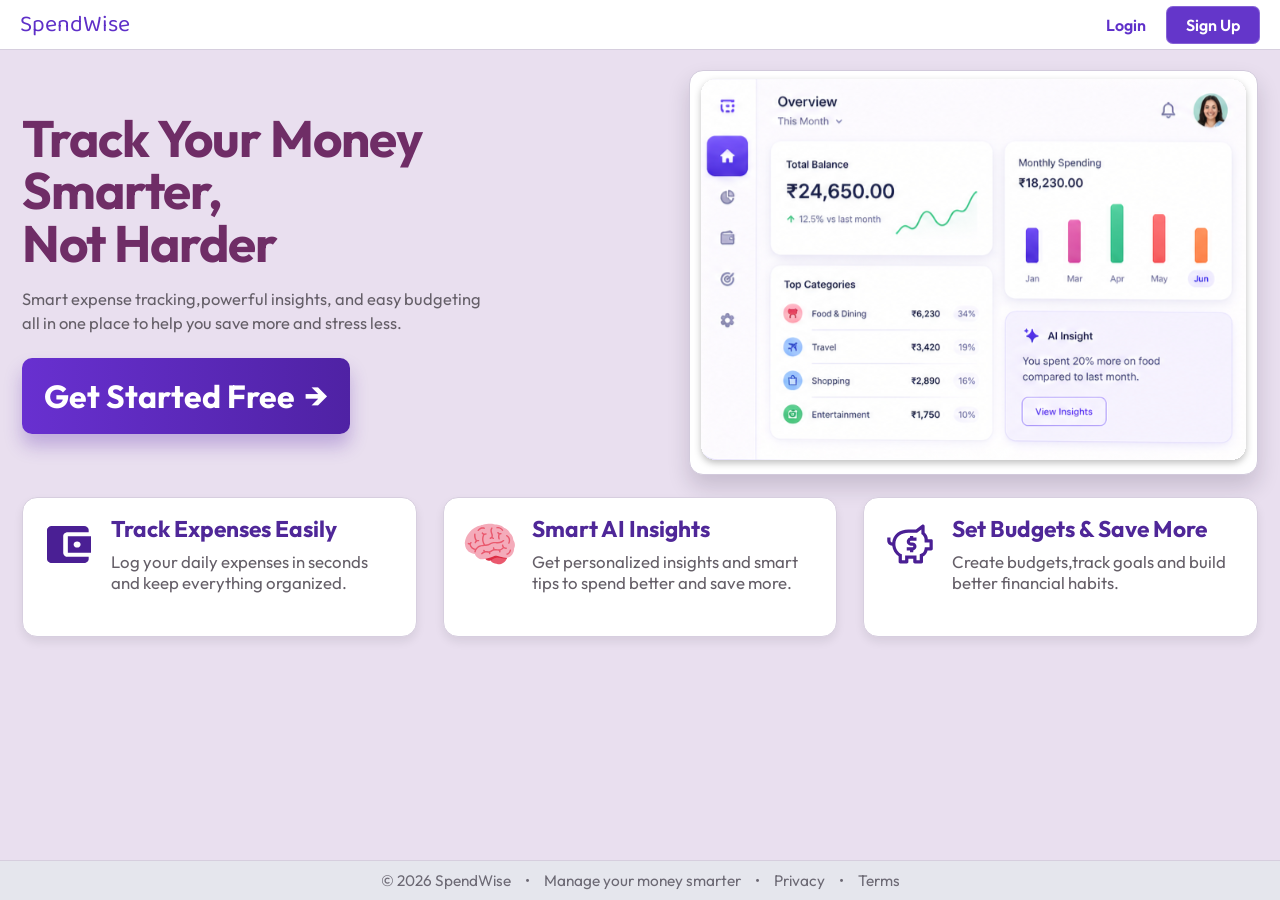
<file: index.html>
<!DOCTYPE html>
<html lang="en">
<head>
  <meta charset="UTF-8" />
  <meta name="viewport" content="width=device-width, initial-scale=1.0" />
  <title>SpendWise Landing</title>
  <link rel="preconnect" href="https://fonts.googleapis.com" />
  <link rel="preconnect" href="https://fonts.gstatic.com" crossorigin />
  <link href="https://fonts.googleapis.com/css2?family=Outfit:wght@400;500;600;700;800&family=Baloo+2:wght@700;800&display=swap" rel="stylesheet" />
  <link rel="stylesheet" href="styles.css" />
</head>
<body>
  <div class="page-shell">
    <header class="topbar">
      <div class="brand">SpendWise</div>
      <nav class="auth-links" aria-label="Authentication">
        <a href="login.html" class="login js-open-login">Login</a>
        <a href="signup.html" class="signup">Sign Up</a>
      </nav>
    </header>

    <main>
      <section class="hero" aria-label="Hero section">
        <div class="hero-copy">
          <h1>Track Your Money Smarter,<br />Not Harder</h1>
          <p>
            Smart expense tracking,powerful insights, and easy
            budgeting all in one place to help you save more and stress less.
          </p>
          <a href="login.html" class="cta js-open-login">Get Started Free <span aria-hidden="true">→</span></a>
        </div>

        <div class="hero-visual" aria-label="Dashboard preview card">
          <img
            src="assets/ChatGPT%20Image%20Apr%2026,%202026,%2012_38_25%20AM%202.svg"
            alt="Expense dashboard preview"
          />
        </div>
      </section>

      <section class="feature-row" aria-label="Core features">
        <article class="feature-card">
          <div class="icon-wrap icon-wallet">
            <img src="assets/Vector%20(2).svg" alt="Wallet icon" />
          </div>
          <div>
            <h3>Track Expenses Easily</h3>
            <p>Log your daily expenses in seconds and keep everything organized.</p>
          </div>
        </article>

        <article class="feature-card">
          <div class="icon-wrap icon-brain">
            <img src="assets/twemoji_brain.svg" alt="Brain icon" />
          </div>
          <div>
            <h3>Smart AI Insights</h3>
            <p>Get personalized insights and smart tips to spend better and save more.</p>
          </div>
        </article>

        <article class="feature-card">
          <div class="icon-wrap icon-piggy">
            <img src="assets/carbon_piggy-bank.svg" alt="Piggy bank icon" />
          </div>
          <div>
            <h3>Set Budgets &amp; Save More</h3>
            <p>Create budgets,track goals and build better financial habits.</p>
          </div>
        </article>
      </section>
    </main>

    <footer class="footer">
      <p>© 2026 SpendWise</p>
      <span>•</span>
      <p>Manage your money smarter</p>
      <span>•</span>
      <a href="#">Privacy</a>
      <span>•</span>
      <a href="#">Terms</a>
    </footer>
  </div>

  <div class="login-popup" id="loginPopup" aria-hidden="true">
    <div class="login-popup-backdrop" data-close-popup></div>

    <section class="login-popup-modal" role="dialog" aria-modal="true" aria-labelledby="loginPopupTitle">
      <button type="button" class="close-btn" aria-label="Close" data-close-popup>x</button>

      <article class="intro-panel">
        <div class="intro-shape" aria-hidden="true"></div>
        <p class="mini-brand"><span class="brand-dot"></span>SpendWise</p>

        <h1>Welcome to<br /><span>SpendWise</span>.</h1>

        <p class="intro-text">
          Track your expenses, manage your budget,
          and achieve your financial goals with ease.
        </p>

        <ul class="benefit-list">
          <li>
            <strong>Track Expenses</strong>
            <small>Monitor every spending in real time.</small>
          </li>
          <li>
            <strong>Smart Insights</strong>
            <small>Get AI powered tips to spend better.</small>
          </li>
          <li>
            <strong>Save More</strong>
            <small>Set budgets and improve your saving goals.</small>
          </li>
        </ul>

        <div class="preview-card" aria-hidden="true">
          <img src="assets/ChatGPT%20Image%20Apr%2026,%202026,%2012_38_25%20AM%202.svg" alt="Dashboard preview" />
        </div>
      </article>

      <article class="form-panel">
        <h2 id="loginPopupTitle">LOGIN</h2>

        <form class="login-form" action="#" method="post">
          <label for="popup-email">Email</label>
          <input id="popup-email" name="email" type="email" placeholder="abc@gmail.com" required />

          <label for="popup-password">Password</label>
          <div class="password-wrap">
            <input id="popup-password" name="password" type="password" placeholder="********" required />
            <button type="button" class="password-toggle" aria-label="Toggle password">o</button>
          </div>

          <a href="#" class="forgot-link">Forgot Password?</a>

          <button type="submit" class="login-btn">LOGIN</button>
        </form>

        <p class="signup-text">
          Not a user? <a href="signup.html">Sign Up Now</a>
        </p>
      </article>
    </section>
  </div>

  <script>
    (function () {
      var popup = document.getElementById("loginPopup");
      var openButtons = document.querySelectorAll(".js-open-login");
      var closeButtons = document.querySelectorAll("[data-close-popup]");
      var passwordToggle = popup ? popup.querySelector(".password-toggle") : null;
      var passwordInput = popup ? popup.querySelector("#popup-password") : null;

      if (!popup) {
        return;
      }

      function openPopup() {
        popup.classList.add("is-open");
        popup.setAttribute("aria-hidden", "false");
        document.body.classList.add("modal-open");
      }

      function closePopup() {
        popup.classList.remove("is-open");
        popup.setAttribute("aria-hidden", "true");
        document.body.classList.remove("modal-open");
      }

      openButtons.forEach(function (btn) {
        btn.addEventListener("click", function (event) {
          event.preventDefault();
          openPopup();
        });
      });

      closeButtons.forEach(function (btn) {
        btn.addEventListener("click", closePopup);
      });

      document.addEventListener("keydown", function (event) {
        if (event.key === "Escape" && popup.classList.contains("is-open")) {
          closePopup();
        }
      });

      if (passwordToggle && passwordInput) {
        passwordToggle.addEventListener("click", function () {
          var isPassword = passwordInput.type === "password";
          passwordInput.type = isPassword ? "text" : "password";
          passwordToggle.textContent = isPassword ? "-" : "o";
        });
      }
    })();
  </script>
</body>
</html>
</file>
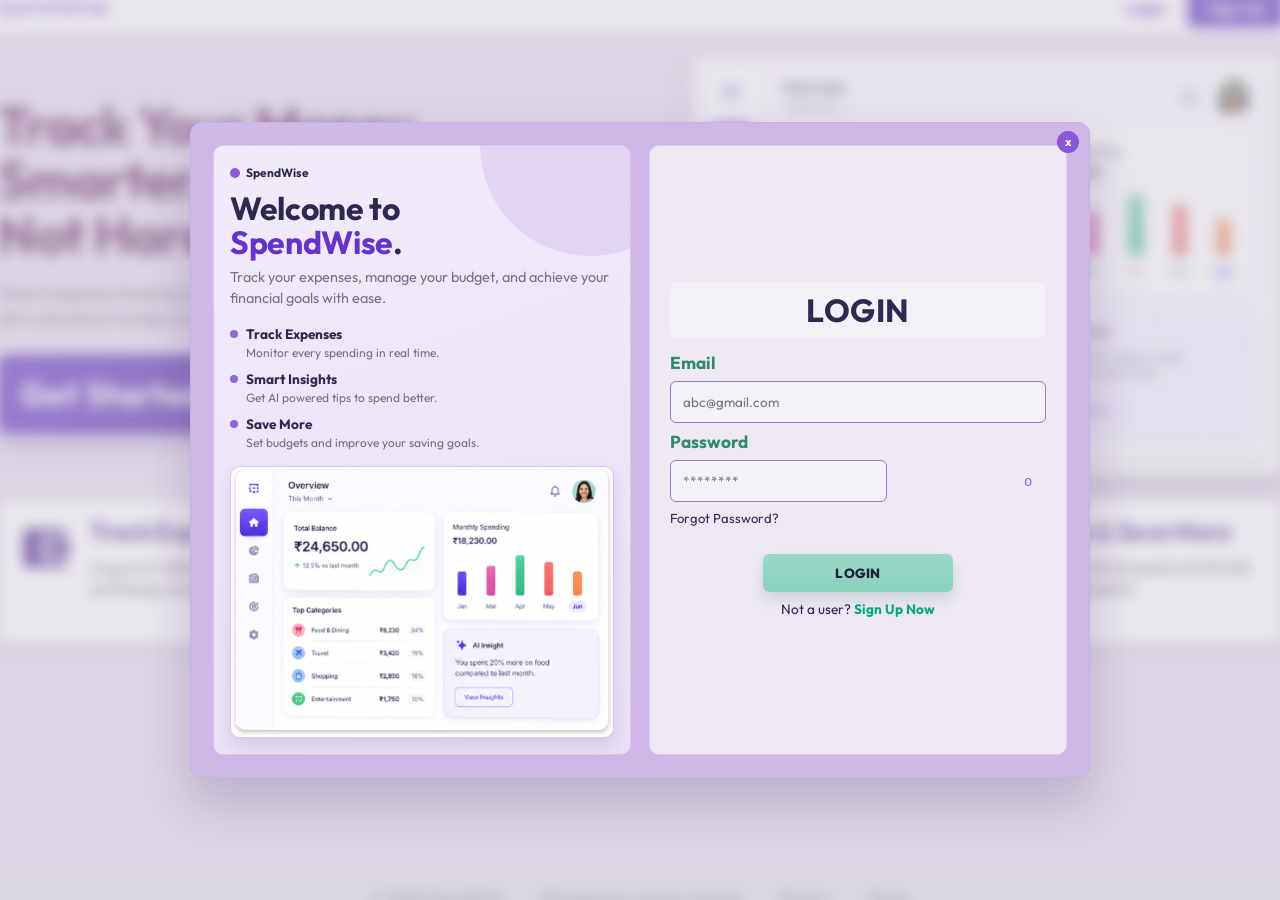
<file: login.html>
<!DOCTYPE html>
<html lang="en">
<head>
  <meta charset="UTF-8" />
  <meta name="viewport" content="width=device-width, initial-scale=1.0" />
  <title>SpendWise | Login</title>
  <link rel="preconnect" href="https://fonts.googleapis.com" />
  <link rel="preconnect" href="https://fonts.gstatic.com" crossorigin />
  <link href="https://fonts.googleapis.com/css2?family=Outfit:wght@400;500;600;700;800&display=swap" rel="stylesheet" />
  <link rel="stylesheet" href="login.css" />
</head>
<body>
  <main class="login-page">
    <div class="blurred-home" aria-hidden="true">
      <iframe src="index.html" title="Blurred background" tabindex="-1"></iframe>
    </div>
    <div class="bg-overlay" aria-hidden="true"></div>

    <section class="login-modal" aria-label="Login panel">
      <a href="index.html" class="close-btn" aria-label="Close">x</a>

      <article class="intro-panel">
        <div class="intro-shape" aria-hidden="true"></div>
        <p class="mini-brand"><span class="brand-dot"></span>SpendWise</p>

        <h1>Welcome to<br /><span>SpendWise</span>.</h1>

        <p class="intro-text">
          Track your expenses, manage your budget,
          and achieve your financial goals with ease.
        </p>

        <ul class="benefit-list">
          <li>
            <strong>Track Expenses</strong>
            <small>Monitor every spending in real time.</small>
          </li>
          <li>
            <strong>Smart Insights</strong>
            <small>Get AI powered tips to spend better.</small>
          </li>
          <li>
            <strong>Save More</strong>
            <small>Set budgets and improve your saving goals.</small>
          </li>
        </ul>

        <div class="preview-card" aria-hidden="true">
          <img src="assets/ChatGPT%20Image%20Apr%2026,%202026,%2012_38_25%20AM%202.svg" alt="Dashboard preview" />
        </div>
      </article>

      <article class="form-panel">
        <h2>LOGIN</h2>

        <form class="login-form" action="#" method="post">
          <label for="email">Email</label>
          <input id="email" name="email" type="email" placeholder="abc@gmail.com" required />

          <label for="password">Password</label>
          <div class="password-wrap">
            <input id="password" name="password" type="password" placeholder="********" required />
            <button type="button" class="password-toggle" aria-label="Toggle password">o</button>
          </div>

          <a href="#" class="forgot-link">Forgot Password?</a>

          <button type="submit" class="login-btn">LOGIN</button>
        </form>

        <p class="signup-text">
          Not a user? <a href="signup.html">Sign Up Now</a>
        </p>
      </article>
    </section>
  </main>
</body>
</html>
</file>
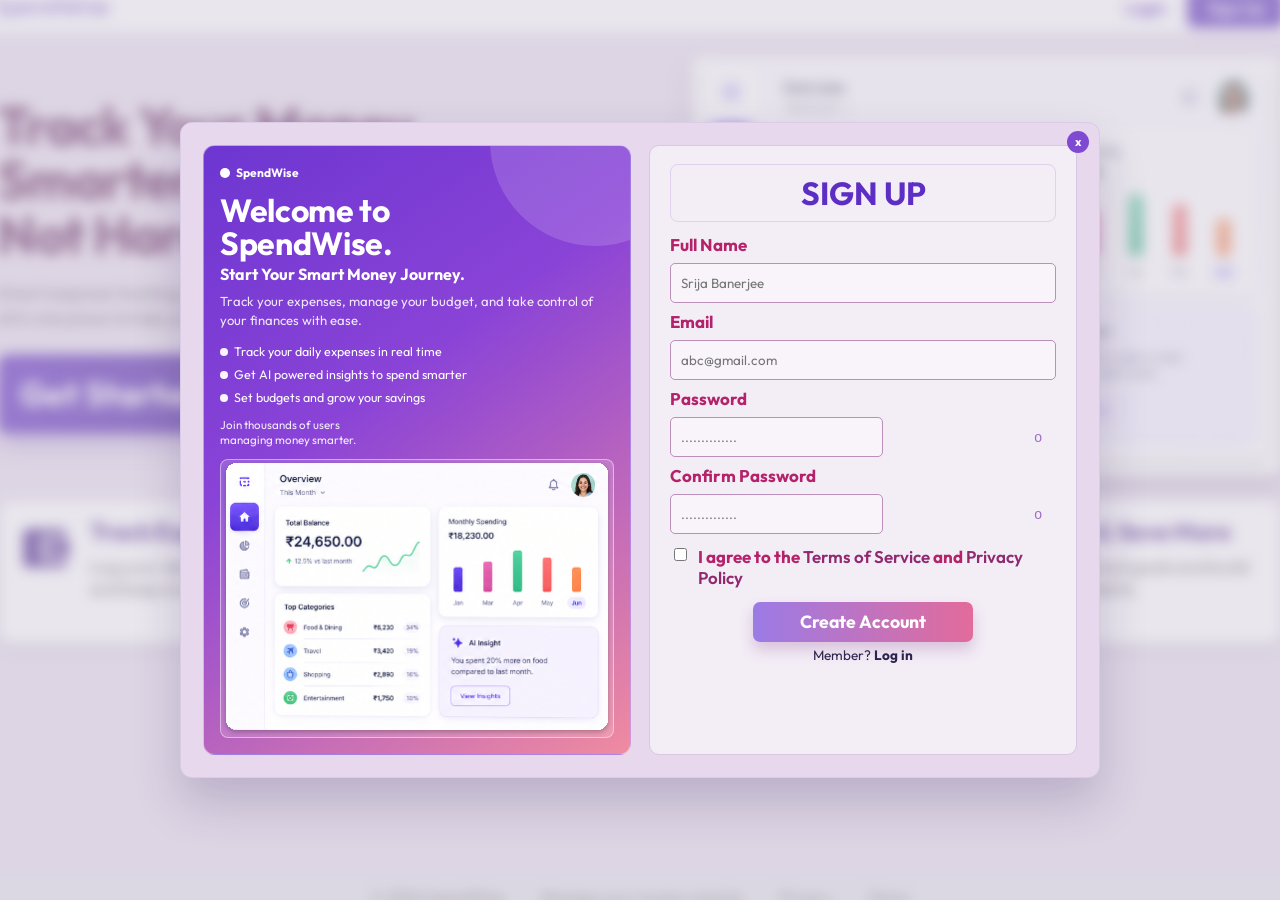
<file: signup.html>
<!DOCTYPE html>
<html lang="en">
<head>
  <meta charset="UTF-8" />
  <meta name="viewport" content="width=device-width, initial-scale=1.0" />
  <title>SpendWise | Sign Up</title>
  <link rel="preconnect" href="https://fonts.googleapis.com" />
  <link rel="preconnect" href="https://fonts.gstatic.com" crossorigin />
  <link href="https://fonts.googleapis.com/css2?family=Outfit:wght@400;500;600;700;800&display=swap" rel="stylesheet" />
  <link rel="stylesheet" href="signup.css" />
</head>
<body>
  <main class="signup-page">
    <div class="blurred-home" aria-hidden="true">
      <iframe src="index.html" title="Blurred background" tabindex="-1"></iframe>
    </div>
    <div class="bg-overlay" aria-hidden="true"></div>

    <section class="signup-modal" aria-label="Sign up panel">
      <a href="index.html" class="close-btn" aria-label="Close">x</a>

      <article class="intro-panel">
        <div class="intro-shape" aria-hidden="true"></div>
        <p class="mini-brand"><span class="brand-dot"></span>SpendWise</p>

        <h1>Welcome to<br /><span>SpendWise.</span></h1>
        <p class="intro-sub">Start Your Smart Money Journey.</p>
        <p class="intro-text">
          Track your expenses, manage your budget,
          and take control of your finances with ease.
        </p>

        <ul class="benefit-list">
          <li>Track your daily expenses in real time</li>
          <li>Get AI powered insights to spend smarter</li>
          <li>Set budgets and grow your savings</li>
        </ul>

        <p class="join-line">
          Join thousands of users<br />managing money smarter.
        </p>

        <div class="preview-card" aria-hidden="true">
          <img src="assets/ChatGPT%20Image%20Apr%2026,%202026,%2012_38_25%20AM%202.svg" alt="Dashboard preview" />
        </div>
      </article>

      <article class="form-panel">
        <h2>SIGN UP</h2>

        <form class="signup-form" action="#" method="post">
          <label for="fullName">Full Name</label>
          <input id="fullName" name="fullName" type="text" placeholder="Srija Banerjee" required />

          <label for="email">Email</label>
          <input id="email" name="email" type="email" placeholder="abc@gmail.com" required />

          <label for="password">Password</label>
          <div class="password-wrap">
            <input id="password" name="password" type="password" placeholder=".............." required />
            <button type="button" class="password-toggle" aria-label="Toggle password">o</button>
          </div>

          <label for="confirmPassword">Confirm Password</label>
          <div class="password-wrap">
            <input id="confirmPassword" name="confirmPassword" type="password" placeholder=".............." required />
            <button type="button" class="password-toggle" aria-label="Toggle confirm password">o</button>
          </div>

          <label class="terms-row">
            <input type="checkbox" required />
            <span>I agree to the <a href="#">Terms of Service</a> and <a href="#">Privacy Policy</a></span>
          </label>

          <button type="submit" class="create-btn">Create Account</button>
        </form>

        <p class="login-link">Member? <a href="login.html">Log in</a></p>
      </article>
    </section>
  </main>
</body>
</html>
</file>
<file: styles.css>
:root {
  --bg-dark: #1c1b1e;
  --shell-bg: #e9dfef;
  --card-bg: #ffffff;
  --ink-strong: #6f2d66;
  --ink-body: #655f68;
  --primary: #5520b1;
  --primary-deep: #47208f;
  --border-soft: #d6cede;
}

* {
  box-sizing: border-box;
}

html,
body {
  width: 100%;
  height: 100%;
}

body {
  margin: 0;
  height: 100vh;
  background:
    radial-gradient(circle at 20% 10%, #2a292d 0%, #1d1b1f 55%),
    linear-gradient(130deg, #2b2a2f 0%, #19181c 100%);
  font-family: "Outfit", sans-serif;
  color: var(--ink-body);
  padding: 0;
  overflow: hidden;
}

.page-shell {
  width: 100%;
  height: 100dvh;
  background: var(--shell-bg);
  border: 0;
  border-radius: 0;
  box-shadow: none;
  overflow: hidden;
  animation: fade-in 560ms ease-out;
  display: flex;
  flex-direction: column;
}

.topbar {
  height: 50px;
  background: #fff;
  padding: 0 20px;
  border-bottom: 1px solid var(--border-soft);
  display: flex;
  align-items: center;
  justify-content: space-between;
}

.brand {
  font-family: "Baloo 2", system-ui;
  font-size: 1.45rem;
  color: #5e2fc8;
  line-height: 1;
}

.auth-links {
  display: flex;
  align-items: center;
  gap: 20px;
  font-weight: 600;
}

.auth-links .login {
  color: #5f30ca;
  text-decoration: none;
}

.auth-links .signup {
  color: #fff;
  background: #6436ca;
  border-radius: 7px;
  padding: 9px 20px;
  text-decoration: none;
  box-shadow: inset 0 0 0 1px rgba(255, 255, 255, 0.22);
}

main {
  padding: 20px 22px 8px;
  flex: 1;
  min-height: 0;
  overflow: auto;
}

.hero {
  display: grid;
  grid-template-columns: 1fr minmax(400px, 1.35fr);
  gap: 28px;
  align-items: center;
}

.hero-copy h1 {
  font-size: clamp(2rem, 4vw, 3.4rem);
  color: var(--ink-strong);
  line-height: 1.03;
  letter-spacing: -0.02em;
  margin: 0;
}

.hero-copy p {
  max-width: 460px;
  margin: 18px 0 22px;
  font-size: 1.03rem;
  line-height: 1.45;
}

.cta {
  display: inline-flex;
  align-items: center;
  gap: 10px;
  min-width: 220px;
  justify-content: center;
  padding: 18px 22px;
  border-radius: 10px;
  background: linear-gradient(90deg, #6830d0, #4f22a4);
  color: #fff;
  text-decoration: none;
  font-weight: 700;
  font-size: 2rem;
  box-shadow: 0 12px 18px rgba(82, 33, 169, 0.28);
  transition: transform 180ms ease, box-shadow 180ms ease;
}

.cta:hover {
  transform: translateY(-2px);
  box-shadow: 0 16px 24px rgba(74, 30, 152, 0.3);
}

.cta span {
  font-size: 2.15rem;
  line-height: 1;
}

.hero-visual {
  max-width: 82%;
  justify-self: end;
  background: #fff;
  border: 1px solid #d2cadc;
  border-radius: 14px;
  padding: 4px;
  box-shadow: 0 12px 22px rgba(24, 10, 41, 0.16);
}

.hero-visual img {
  display: block;
  width: 100%;
  height: auto;
  border-radius: 10px;
}

.feature-row {
  display: grid;
  grid-template-columns: repeat(3, minmax(0, 1fr));
  gap: 26px;
  margin: 22px 0 20px;
}

.feature-card {
  background: var(--card-bg);
  border: 1px solid #d7cedf;
  border-radius: 15px;
  padding: 18px;
  box-shadow: 0 5px 10px rgba(14, 6, 25, 0.08);
  display: grid;
  grid-template-columns: auto 1fr;
  gap: 14px;
  align-items: stretch;
  min-height: 140px;
}

.icon-wrap {
  width: 56px;
  height: 56px;
  display: grid;
  place-items: center;
}

.icon-wallet img {
  width: 44px;
}

.icon-brain img {
  width: 52px;
}

.icon-piggy img {
  width: 52px;
}

.feature-card h3 {
  margin: 0 0 8px;
  color: #4f2798;
  font-size: 1.42rem;
  line-height: 1.15;
}

.feature-card p {
  margin: 0;
  font-size: 1.05rem;
  line-height: 1.3;
}

.footer {
  border-top: 1px solid var(--border-soft);
  background: #e5e6ed;
  color: #6c6974;
  display: flex;
  justify-content: center;
  align-items: center;
  gap: 14px;
  flex-wrap: wrap;
  padding: 10px 16px;
  font-size: 0.96rem;
}

.footer p {
  margin: 0;
}

.footer a {
  color: inherit;
  text-decoration: none;
}

@keyframes fade-in {
  from {
    transform: translateY(8px);
    opacity: 0;
  }

  to {
    transform: translateY(0);
    opacity: 1;
  }
}

@media (max-width: 1120px) {
  .hero {
    grid-template-columns: 1fr;
    gap: 20px;
  }

  .hero-copy p {
    max-width: none;
  }

  .hero-visual {
    max-width: 820px;
  }

  .feature-row {
    grid-template-columns: 1fr;
  }
}

@media (max-width: 620px) {
  .topbar {
    padding: 0 12px;
  }

  .auth-links {
    gap: 10px;
  }

  .auth-links .signup {
    padding: 8px 14px;
  }

  main {
    padding: 16px 14px 6px;
  }

  .cta {
    width: 100%;
    font-size: 1.65rem;
    padding: 16px;
  }

  .feature-card {
    padding: 14px;
  }

  .feature-card h3 {
    font-size: 1.25rem;
  }

  .feature-card p {
    font-size: 0.98rem;
  }

  .footer {
    gap: 8px;
    font-size: 0.85rem;
    padding: 8px 10px;
  }
}

body.modal-open .page-shell {
  filter: blur(6px) saturate(0.95) brightness(0.9);
  transform: scale(1.01);
  transform-origin: center;
  pointer-events: none;
  user-select: none;
}

.login-popup {
  position: fixed;
  inset: 0;
  display: none;
  align-items: center;
  justify-content: center;
  padding: 24px;
  z-index: 1000;
}

.login-popup.is-open {
  display: flex;
}

.login-popup-backdrop {
  position: absolute;
  inset: 0;
  background: rgba(236, 229, 245, 0.42);
}

.login-popup-modal {
  width: min(900px, 100%);
  position: relative;
  z-index: 2;
  display: grid;
  grid-template-columns: 1fr 1fr;
  gap: 18px;
  padding: 22px;
  border-radius: 12px;
  border: 1px solid #c8b1e1;
  background: #cfb7e8;
  box-shadow: 0 24px 48px rgba(49, 25, 95, 0.2);
}

.close-btn {
  position: absolute;
  top: 8px;
  right: 10px;
  width: 22px;
  height: 22px;
  border-radius: 50%;
  display: grid;
  place-items: center;
  text-decoration: none;
  border: 0;
  background: #8b57d7;
  color: #ffffff;
  font-weight: 700;
  font-size: 12px;
  line-height: 1;
  cursor: pointer;
}

.intro-panel {
  border-radius: 10px;
  border: 1px solid #d8c8e9;
  background: linear-gradient(160deg, #f2ebfb 0%, #e8dff4 100%);
  padding: 16px;
  overflow: hidden;
  position: relative;
}

.intro-shape {
  position: absolute;
  width: 220px;
  height: 220px;
  top: -110px;
  right: -70px;
  border-radius: 50%;
  background: rgba(195, 171, 229, 0.32);
}

.mini-brand {
  margin: 0;
  display: inline-flex;
  align-items: center;
  gap: 6px;
  font-size: 12px;
  font-weight: 700;
  color: #2f2850;
}

.brand-dot {
  width: 10px;
  height: 10px;
  border-radius: 50%;
  background: #8a5cd6;
}

.intro-panel h1 {
  margin: 10px 0 8px;
  font-size: 2rem;
  line-height: 1.06;
  letter-spacing: -0.01em;
  color: #2f2850;
}

.intro-panel h1 span {
  color: #6632cc;
}

.intro-text {
  margin: 0;
  color: #7a6f8c;
  font-size: 0.9rem;
  line-height: 1.45;
}

.benefit-list {
  list-style: none;
  padding: 0;
  margin: 16px 0 0;
  display: grid;
  gap: 10px;
}

.benefit-list li {
  position: relative;
  padding-left: 16px;
  display: grid;
  gap: 2px;
}

.benefit-list li::before {
  content: "";
  position: absolute;
  left: 0;
  top: 5px;
  width: 8px;
  height: 8px;
  border-radius: 50%;
  background: #8f69d3;
}

.benefit-list strong {
  font-size: 0.85rem;
  color: #2f2850;
}

.benefit-list small {
  color: #786d89;
  font-size: 0.75rem;
}

.preview-card {
  margin-top: 16px;
  border-radius: 10px;
  overflow: hidden;
  border: 1px solid #d8c9e9;
  background: #ffffff;
  box-shadow: 0 8px 16px rgba(63, 42, 95, 0.12);
}

.preview-card img {
  display: block;
  width: 100%;
  height: auto;
}

.form-panel {
  border-radius: 10px;
  border: 1px solid #ddcfee;
  background: #eee8f4;
  padding: 18px 20px;
  display: flex;
  flex-direction: column;
  justify-content: center;
}

.form-panel h2 {
  margin: 0 0 14px;
  padding: 8px;
  border-radius: 8px;
  background: #f3f0f8;
  text-align: center;
  font-size: 2rem;
  letter-spacing: 0.02em;
  color: #2f2850;
}

.login-form {
  display: grid;
  gap: 8px;
}

.login-form label {
  color: #2d8b6c;
  font-size: 1.08rem;
  font-weight: 700;
}

.login-form input {
  height: 42px;
  border-radius: 6px;
  border: 1px solid #997bc7;
  background: #f4f1f8;
  padding: 0 12px;
  font-family: inherit;
  color: #382f53;
  outline: none;
}

.login-form input:focus {
  border-color: #6e49b3;
  box-shadow: 0 0 0 3px rgba(110, 73, 179, 0.14);
}

.password-wrap {
  position: relative;
}

.password-toggle {
  position: absolute;
  right: 8px;
  top: 50%;
  transform: translateY(-50%);
  border: 0;
  background: transparent;
  color: #8c6bcf;
  cursor: pointer;
  font-size: 14px;
}

.forgot-link {
  margin-bottom: 20px;
  text-decoration: none;
  font-size: 0.82rem;
  color: #342b54;
}

.login-btn {
  width: min(190px, 100%);
  justify-self: center;
  height: 38px;
  border: 0;
  border-radius: 6px;
  background: linear-gradient(180deg, #9ad9c8 0%, #89d1bd 100%);
  color: #241d3d;
  font-family: inherit;
  font-weight: 800;
  letter-spacing: 0.02em;
  cursor: pointer;
  box-shadow: 0 8px 14px rgba(80, 130, 116, 0.2);
}

.signup-text {
  margin: 8px 0 0;
  text-align: center;
  font-size: 0.85rem;
  color: #2f2850;
}

.signup-text a {
  text-decoration: none;
  color: #00a884;
  font-weight: 700;
}

@media (max-width: 900px) {
  .login-popup-modal {
    grid-template-columns: 1fr;
    max-width: 560px;
  }

  .intro-panel h1,
  .form-panel h2 {
    font-size: 1.8rem;
  }
}

@media (max-width: 560px) {
  .login-popup {
    padding: 12px;
  }

  .login-popup-modal {
    padding: 14px;
    gap: 12px;
  }

  .intro-panel,
  .form-panel {
    padding: 14px;
  }

  .intro-panel h1 {
    font-size: 1.5rem;
  }

  .form-panel h2 {
    font-size: 1.55rem;
  }

  .login-form label {
    font-size: 1rem;
  }
}
</file>
<file: login.css>
:root {
  --bg-a: #f3eef9;
  --bg-b: #ece5f5;
  --modal: #cfb7e8;
  --panel-soft: #efe8f7;
  --panel-form: #eee8f4;
  --ink: #2f2850;
  --muted: #7a6f8c;
  --brand: #6632cc;
  --line: #d8c8e9;
  --mint: #89d1bd;
}

* {
  box-sizing: border-box;
}

html,
body {
  width: 100%;
  min-height: 100%;
}

body {
  margin: 0;
  font-family: "Outfit", sans-serif;
  color: var(--ink);
  background: #ece5f5;
}

.login-page {
  min-height: 100vh;
  display: grid;
  place-items: center;
  padding: 24px;
  position: relative;
  overflow: hidden;
}

.blurred-home {
  position: absolute;
  inset: 0;
  pointer-events: none;
}

.blurred-home iframe {
  width: 100vw;
  height: 100vh;
  border: 0;
  filter: blur(6px) saturate(0.92) brightness(0.9);
  transform: scale(1.04);
  transform-origin: center;
}

.bg-overlay {
  position: absolute;
  inset: 0;
  z-index: 1;
  background: rgba(236, 229, 245, 0.42);
}

.login-modal {
  width: min(900px, 100%);
  position: relative;
  z-index: 2;
  display: grid;
  grid-template-columns: 1fr 1fr;
  gap: 18px;
  padding: 22px;
  border-radius: 12px;
  border: 1px solid #c8b1e1;
  background: var(--modal);
  box-shadow: 0 24px 48px rgba(49, 25, 95, 0.2);
}

.close-btn {
  position: absolute;
  top: 8px;
  right: 10px;
  width: 22px;
  height: 22px;
  border-radius: 50%;
  display: grid;
  place-items: center;
  text-decoration: none;
  background: #8b57d7;
  color: #ffffff;
  font-weight: 700;
  font-size: 12px;
  line-height: 1;
}

.intro-panel {
  border-radius: 10px;
  border: 1px solid var(--line);
  background: linear-gradient(160deg, #f2ebfb 0%, #e8dff4 100%);
  padding: 16px;
  overflow: hidden;
  position: relative;
}

.intro-shape {
  position: absolute;
  width: 220px;
  height: 220px;
  top: -110px;
  right: -70px;
  border-radius: 50%;
  background: rgba(195, 171, 229, 0.32);
}

.mini-brand {
  margin: 0;
  display: inline-flex;
  align-items: center;
  gap: 6px;
  font-size: 12px;
  font-weight: 700;
}

.brand-dot {
  width: 10px;
  height: 10px;
  border-radius: 50%;
  background: #8a5cd6;
}

.intro-panel h1 {
  margin: 10px 0 8px;
  font-size: 2rem;
  line-height: 1.06;
  letter-spacing: -0.01em;
}

.intro-panel h1 span {
  color: var(--brand);
}

.intro-text {
  margin: 0;
  color: var(--muted);
  font-size: 0.9rem;
  line-height: 1.45;
}

.benefit-list {
  list-style: none;
  padding: 0;
  margin: 16px 0 0;
  display: grid;
  gap: 10px;
}

.benefit-list li {
  position: relative;
  padding-left: 16px;
  display: grid;
  gap: 2px;
}

.benefit-list li::before {
  content: "";
  position: absolute;
  left: 0;
  top: 5px;
  width: 8px;
  height: 8px;
  border-radius: 50%;
  background: #8f69d3;
}

.benefit-list strong {
  font-size: 0.85rem;
}

.benefit-list small {
  color: #786d89;
  font-size: 0.75rem;
}

.preview-card {
  margin-top: 16px;
  border-radius: 10px;
  overflow: hidden;
  border: 1px solid #d8c9e9;
  background: #ffffff;
  box-shadow: 0 8px 16px rgba(63, 42, 95, 0.12);
}

.preview-card img {
  display: block;
  width: 100%;
  height: auto;
}

.form-panel {
  border-radius: 10px;
  border: 1px solid #ddcfee;
  background: var(--panel-form);
  padding: 18px 20px;
  display: flex;
  flex-direction: column;
  justify-content: center;
}

.form-panel h2 {
  margin: 0 0 14px;
  padding: 8px;
  border-radius: 8px;
  background: #f3f0f8;
  text-align: center;
  font-size: 2rem;
  letter-spacing: 0.02em;
}

.login-form {
  display: grid;
  gap: 8px;
}

.login-form label {
  color: #2d8b6c;
  font-size: 1.08rem;
  font-weight: 700;
}

.login-form input {
  height: 42px;
  border-radius: 6px;
  border: 1px solid #997bc7;
  background: #f4f1f8;
  padding: 0 12px;
  font-family: inherit;
  color: #382f53;
  outline: none;
}

.login-form input:focus {
  border-color: #6e49b3;
  box-shadow: 0 0 0 3px rgba(110, 73, 179, 0.14);
}

.password-wrap {
  position: relative;
}

.password-toggle {
  position: absolute;
  right: 8px;
  top: 50%;
  transform: translateY(-50%);
  border: 0;
  background: transparent;
  color: #8c6bcf;
  cursor: pointer;
  font-size: 14px;
}

.forgot-link {
  margin-bottom: 20px;
  text-decoration: none;
  font-size: 0.82rem;
  color: #342b54;
}

.login-btn {
  width: min(190px, 100%);
  justify-self: center;
  height: 38px;
  border: 0;
  border-radius: 6px;
  background: linear-gradient(180deg, #9ad9c8 0%, var(--mint) 100%);
  color: #241d3d;
  font-family: inherit;
  font-weight: 800;
  letter-spacing: 0.02em;
  cursor: pointer;
  box-shadow: 0 8px 14px rgba(80, 130, 116, 0.2);
}

.signup-text {
  margin: 8px 0 0;
  text-align: center;
  font-size: 0.85rem;
}

.signup-text a {
  text-decoration: none;
  color: #00a884;
  font-weight: 700;
}

@media (max-width: 900px) {
  .login-modal {
    grid-template-columns: 1fr;
    max-width: 560px;
  }

  .intro-panel h1,
  .form-panel h2 {
    font-size: 1.8rem;
  }
}

@media (max-width: 560px) {
  .login-page {
    padding: 12px;
  }

  .login-modal {
    padding: 14px;
    gap: 12px;
  }

  .intro-panel,
  .form-panel {
    padding: 14px;
  }

  .intro-panel h1 {
    font-size: 1.5rem;
  }

  .form-panel h2 {
    font-size: 1.55rem;
  }

  .login-form label {
    font-size: 1rem;
  }
}
</file>
<file: signup.css>
:root {
  --modal-bg: #e7d8ee;
  --panel-border: #d7c8e3;
  --text: #31274f;
  --muted: #7f6f92;
  --brand: #5d2ec3;
  --pink: #e15f98;
}

* {
  box-sizing: border-box;
}

html,
body {
  width: 100%;
  min-height: 100%;
}

body {
  margin: 0;
  font-family: "Outfit", sans-serif;
  color: var(--text);
  background: #ece5f5;
}

.signup-page {
  min-height: 100vh;
  display: grid;
  place-items: center;
  padding: 24px;
  position: relative;
  overflow: hidden;
}

.blurred-home {
  position: absolute;
  inset: 0;
  pointer-events: none;
}

.blurred-home iframe {
  width: 100vw;
  height: 100vh;
  border: 0;
  filter: blur(6px) saturate(0.92) brightness(0.9);
  transform: scale(1.04);
  transform-origin: center;
}

.bg-overlay {
  position: absolute;
  inset: 0;
  z-index: 1;
  background: rgba(236, 229, 245, 0.42);
}

.signup-modal {
  width: min(920px, 100%);
  position: relative;
  z-index: 2;
  display: grid;
  grid-template-columns: 1fr 1fr;
  gap: 18px;
  padding: 22px;
  border-radius: 12px;
  border: 1px solid #d9cce7;
  background: var(--modal-bg);
  box-shadow: 0 24px 48px rgba(48, 24, 88, 0.2);
}

.close-btn {
  position: absolute;
  top: 8px;
  right: 10px;
  width: 22px;
  height: 22px;
  border-radius: 50%;
  display: grid;
  place-items: center;
  text-decoration: none;
  background: #7f4ad2;
  color: #fff;
  font-weight: 700;
  font-size: 12px;
  line-height: 1;
}

.intro-panel {
  border-radius: 12px;
  border: 1px solid rgba(255, 255, 255, 0.35);
  background: linear-gradient(145deg, #6d36d1 0%, #8a43d7 40%, #f08ba0 100%);
  padding: 16px;
  color: #fff;
  position: relative;
  overflow: hidden;
}

.intro-shape {
  position: absolute;
  width: 210px;
  height: 210px;
  top: -110px;
  right: -70px;
  border-radius: 50%;
  background: rgba(255, 255, 255, 0.15);
}

.mini-brand {
  margin: 0;
  display: inline-flex;
  align-items: center;
  gap: 6px;
  font-size: 12px;
  font-weight: 700;
}

.brand-dot {
  width: 10px;
  height: 10px;
  border-radius: 50%;
  background: #fff;
}

.intro-panel h1 {
  margin: 12px 0 4px;
  font-size: 2rem;
  line-height: 1.04;
  letter-spacing: -0.01em;
}

.intro-panel h1 span {
  color: #fff;
}

.intro-sub {
  margin: 0;
  font-size: 1rem;
  font-weight: 700;
}

.intro-text {
  margin: 8px 0 0;
  font-size: 0.82rem;
  line-height: 1.45;
  color: rgba(255, 255, 255, 0.88);
}

.benefit-list {
  list-style: none;
  margin: 14px 0 0;
  padding: 0;
  display: grid;
  gap: 8px;
  font-size: 0.78rem;
}

.benefit-list li {
  position: relative;
  padding-left: 14px;
}

.benefit-list li::before {
  content: "";
  position: absolute;
  left: 0;
  top: 4px;
  width: 8px;
  height: 8px;
  border-radius: 50%;
  background: rgba(255, 255, 255, 0.95);
}

.join-line {
  margin: 12px 0 0;
  font-size: 0.72rem;
  color: rgba(255, 255, 255, 0.9);
}

.preview-card {
  margin-top: 12px;
  border-radius: 8px;
  overflow: hidden;
  border: 1px solid rgba(255, 255, 255, 0.45);
  background: rgba(255, 255, 255, 0.16);
}

.preview-card img {
  display: block;
  width: 100%;
  height: auto;
}

.form-panel {
  border-radius: 10px;
  border: 1px solid var(--panel-border);
  background: #f3edf6;
  padding: 18px 20px;
}

.form-panel h2 {
  margin: 0 0 12px;
  padding: 8px;
  border-radius: 8px;
  border: 1px solid #e0d2ec;
  text-align: center;
  font-size: 2rem;
  color: var(--brand);
}

.signup-form {
  display: grid;
  gap: 8px;
}

.signup-form label {
  color: #b4236a;
  font-size: 1.06rem;
  font-weight: 700;
}

.signup-form input[type="text"],
.signup-form input[type="email"],
.signup-form input[type="password"] {
  height: 40px;
  border-radius: 5px;
  border: 1px solid #bb8fb9;
  background: #f8f4fa;
  padding: 0 10px;
  color: #43345d;
  font-family: inherit;
  outline: none;
}

.signup-form input[type="text"]:focus,
.signup-form input[type="email"]:focus,
.signup-form input[type="password"]:focus {
  border-color: #9d4da0;
  box-shadow: 0 0 0 3px rgba(157, 77, 160, 0.14);
}

.password-wrap {
  position: relative;
}

.password-toggle {
  position: absolute;
  right: 8px;
  top: 50%;
  transform: translateY(-50%);
  border: 0;
  background: transparent;
  color: #9e6dc5;
  font-size: 14px;
  cursor: pointer;
}

.terms-row {
  margin-top: 4px;
  display: flex;
  align-items: flex-start;
  gap: 8px;
  font-size: 0.74rem;
  color: #4a3d60;
}

.terms-row input {
  margin-top: 2px;
}

.terms-row a {
  color: #8f2a70;
  text-decoration: none;
  font-weight: 600;
}

.create-btn {
  margin-top: 6px;
  width: min(220px, 100%);
  justify-self: center;
  height: 40px;
  border: 0;
  border-radius: 7px;
  background: linear-gradient(90deg, #9b7be6 0%, #e26b9b 100%);
  color: #fff;
  font-family: inherit;
  font-size: 1.1rem;
  font-weight: 700;
  cursor: pointer;
  box-shadow: 0 8px 14px rgba(144, 77, 152, 0.26);
}

.login-link {
  margin: 4px 0 0;
  text-align: center;
  font-size: 0.85rem;
}

.login-link a {
  color: #2c2350;
  text-decoration: none;
  font-weight: 700;
}

@media (max-width: 900px) {
  .signup-modal {
    grid-template-columns: 1fr;
    max-width: 560px;
  }

  .intro-panel h1,
  .form-panel h2 {
    font-size: 1.8rem;
  }
}

@media (max-width: 560px) {
  .signup-page {
    padding: 12px;
  }

  .signup-modal {
    padding: 14px;
    gap: 12px;
  }

  .intro-panel,
  .form-panel {
    padding: 14px;
  }

  .intro-panel h1 {
    font-size: 1.55rem;
  }

  .form-panel h2 {
    font-size: 1.55rem;
  }

  .signup-form label {
    font-size: 1rem;
  }
}
</file>
